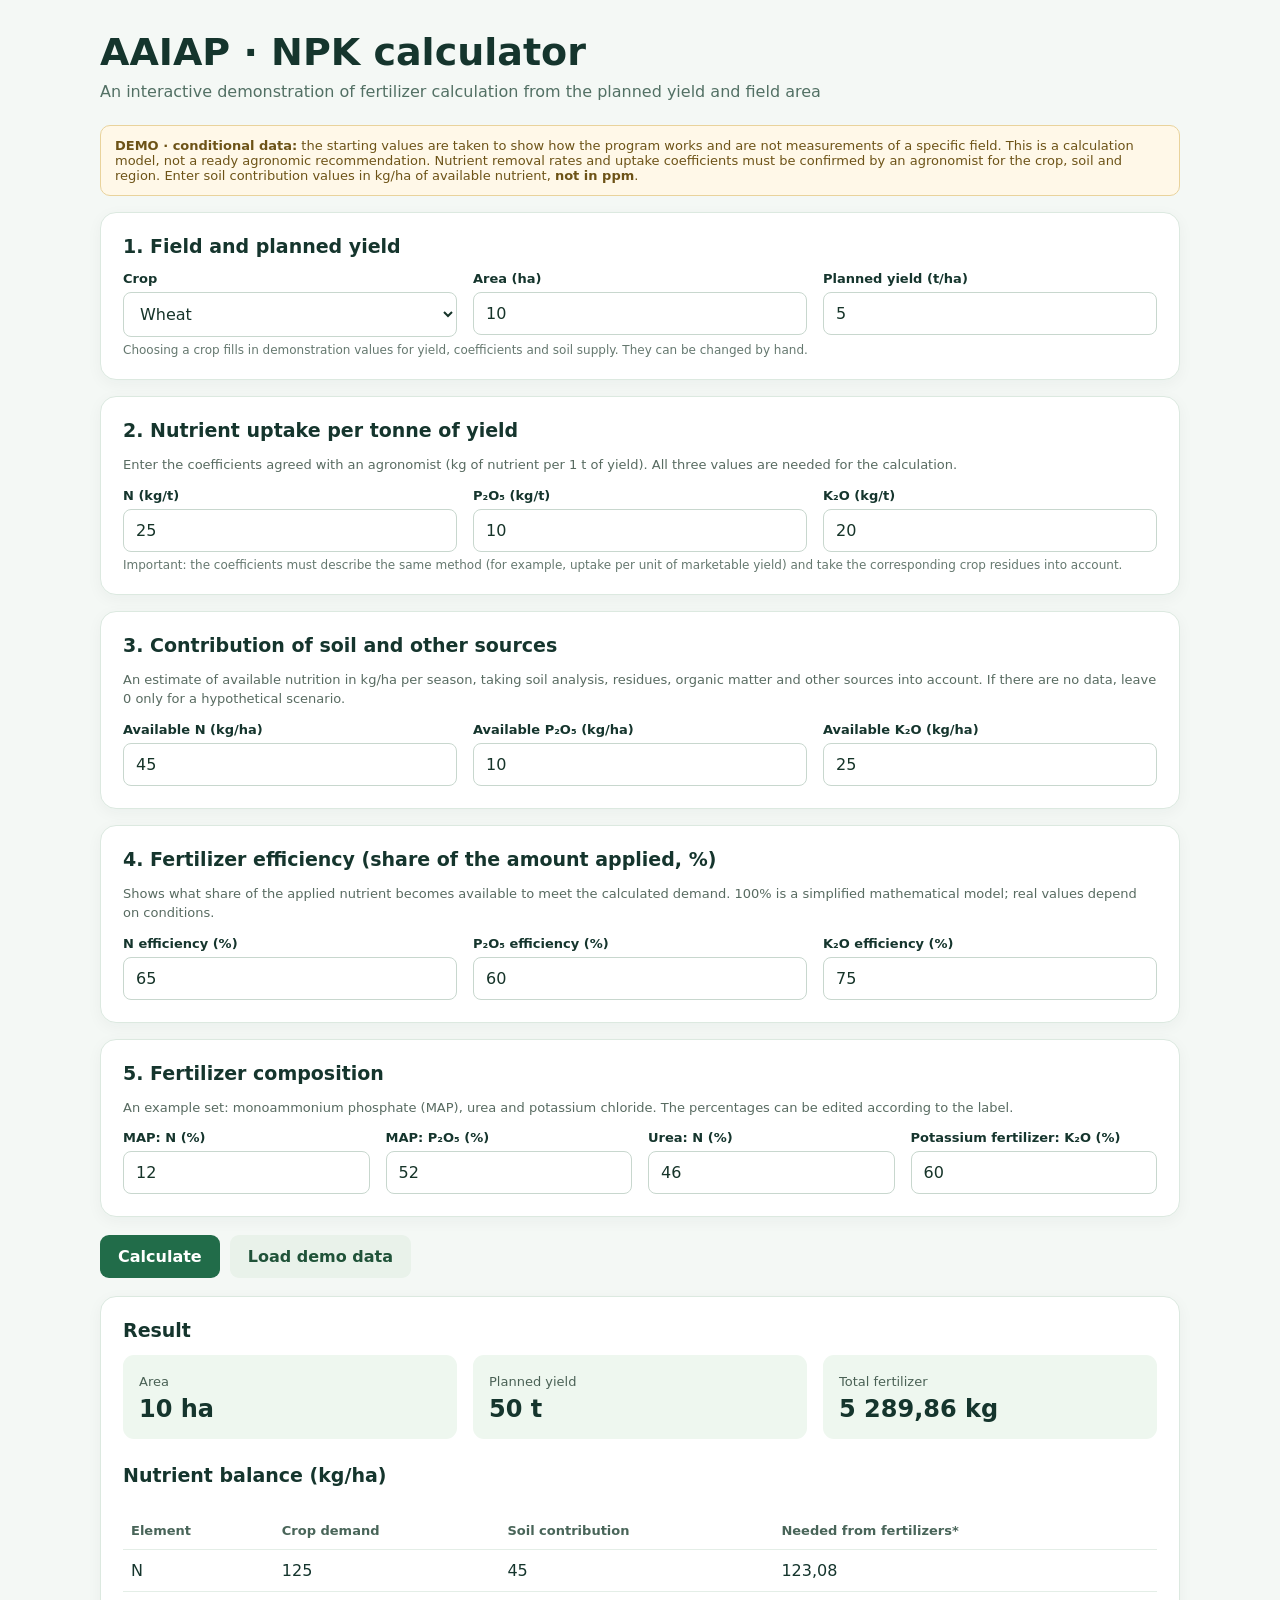
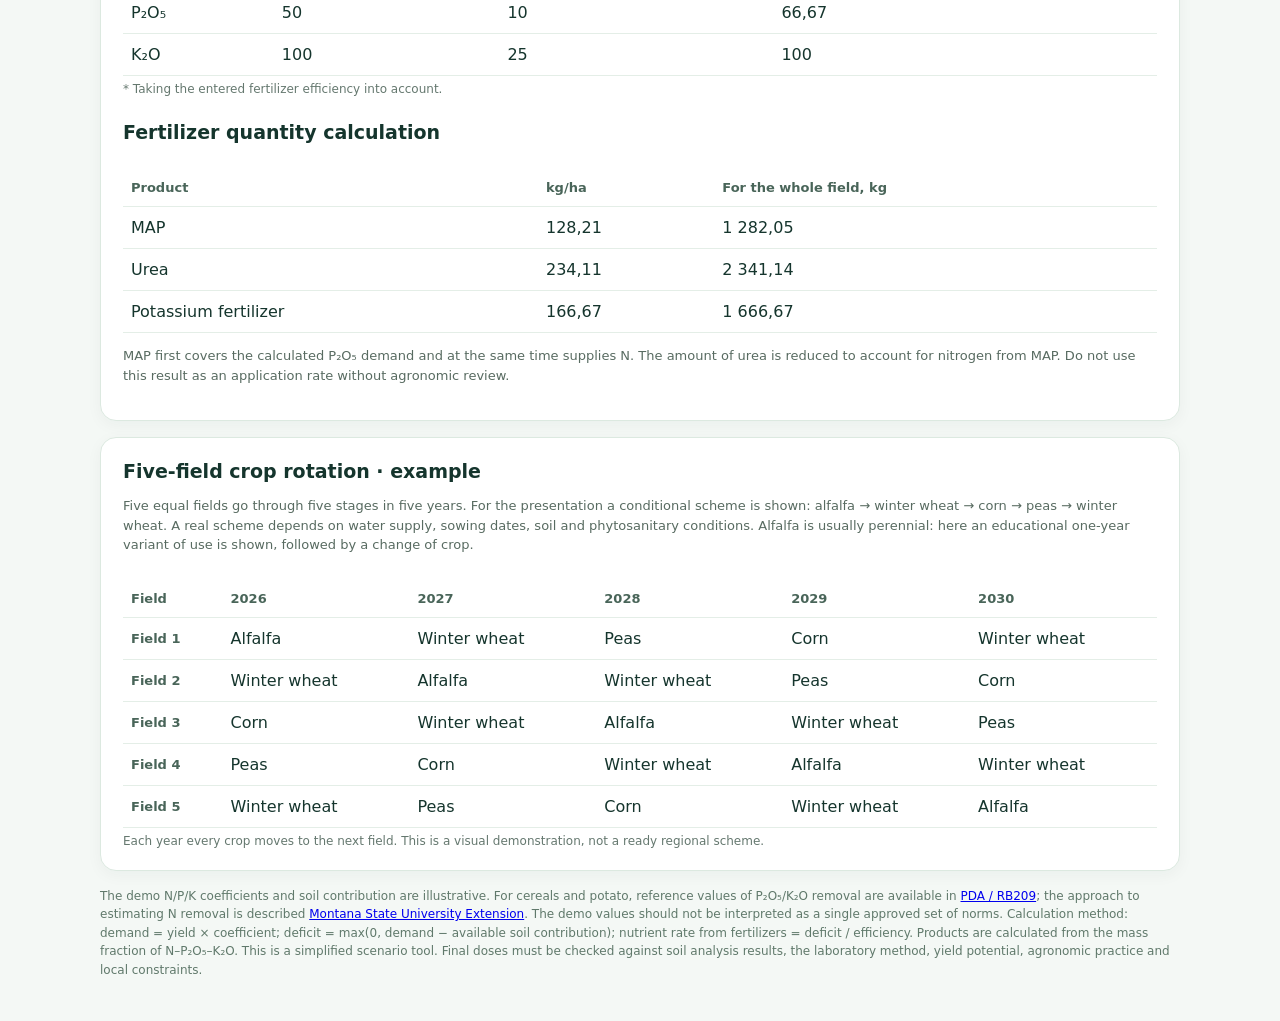
<file: tools/npk-original.html>
<!DOCTYPE html>
<html lang="ru">
<head>
<script src="/tools/tools-i18n.js"></script>
<script>if(/[?&]embed=1/.test(location.search))document.documentElement.classList.add("embedded")</script>
<style>.embedded header,.embedded .top,.embedded footer{display:none!important}.embedded body{margin:0!important;padding:8px!important}</style>
<meta charset="UTF-8" />
<meta name="viewport" content="width=device-width, initial-scale=1" />
<title>AAIAP — демонстрационный калькулятор NPK и севооборот</title>
<style>
:root{font-family:system-ui,-apple-system,Segoe UI,Roboto,sans-serif;color:#15352d;background:#f4f8f5}
*{box-sizing:border-box}body{margin:0;padding:30px 16px}.wrap{max-width:1080px;margin:auto}h1{margin:0 0 8px;font-size:clamp(25px,4vw,38px)}h2{font-size:19px;margin:0 0 14px}.sub{color:#527064;margin:0 0 24px}.card{background:white;border:1px solid #dce9e0;border-radius:16px;padding:22px;margin:16px 0;box-shadow:0 4px 16px #17382a0b}.grid{display:grid;grid-template-columns:repeat(auto-fit,minmax(185px,1fr));gap:16px}label{display:block;font-size:13px;font-weight:650;margin-bottom:6px}input,select{width:100%;padding:11px 12px;border:1px solid #c8d7ce;border-radius:8px;font:inherit;background:white;color:#163429}input:focus,select:focus{outline:2px solid #7dbb96}.hint{color:#65786f;font-size:12px;margin:6px 0 0}.note{font-size:13px;line-height:1.5;color:#586b61}.warning{background:#fff8e8;color:#6d5317;border:1px solid #e9d39c;border-radius:10px;padding:12px 14px;font-size:13px;margin:12px 0}.err{background:#ffecea;color:#8c2424;border:1px solid #e8aaa2;border-radius:9px;padding:11px;margin:12px 0}.metric{padding:16px;background:#eef7ef;border-radius:11px}.metric strong{font-size:24px;display:block;margin-top:5px}.metric span{font-size:13px;color:#4a6155}table{border-collapse:collapse;width:100%;margin-top:12px}th,td{padding:11px 8px;text-align:left;border-bottom:1px solid #e4eee7}th{font-size:13px;color:#496559}td{font-variant-numeric:tabular-nums}.scroll{overflow-x:auto}button{background:#216c49;color:#fff;border:0;border-radius:9px;padding:12px 18px;font:inherit;font-weight:650;cursor:pointer}button:hover{background:#195739}.secondary{background:#e9f2ea;color:#205339}.secondary:hover{background:#d8ebdb}.actions{display:flex;gap:10px;flex-wrap:wrap;margin:18px 0}#results{display:none}.foot{font-size:12px;color:#60796b;line-height:1.55}
</style>
</head>
<body><main class="wrap">
<h1>AAIAP · Калькулятор NPK</h1><p class="sub">Интерактивная демонстрация расчёта удобрений по планируемой урожайности и площади поля</p>
<div class="warning"><b>ДЕМО · данные условные:</b> стартовые значения взяты для показа работы программы и не являются измерениями конкретного поля. Это расчётная модель, а не готовая агрономическая рекомендация. Нормы выноса питательных веществ и коэффициенты усвоения должны быть подтверждены агрономом для культуры, почвы и региона. Значения почвенного вклада вводите в кг/га доступного питания, <b>не в ppm</b>.</div>
<section class="card"><h2>1. Поле и планируемый урожай</h2><div class="grid">
<div><label for="crop">Культура</label><select id="crop"><option>Пшеница</option><option>Кукуруза</option><option>Рис</option><option>Картофель</option><option>Горох</option><option>Другая культура</option></select></div>
<div><label for="area">Площадь (га)</label><input id="area" type="number" min="0.01" step="any" value="10"></div>
<div><label for="yield">Планируемая урожайность (т/га)</label><input id="yield" type="number" min="0.01" step="any" value="5"></div>
</div><p class="hint">Выбор культуры подставляет демонстрационные значения урожайности, коэффициентов и почвенного обеспечения. Их можно менять вручную.</p></section>
<section class="card"><h2>2. Потребление элементов на тонну урожая</h2><p class="note">Укажите согласованные с агрономом коэффициенты (кг питательного вещества на 1 т урожая). Для расчёта нужны все три значения.</p><div class="grid">
<div><label for="nRate">N (кг/т)</label><input id="nRate" type="number" min="0" step="any" value="0"></div>
<div><label for="pRate">P₂O₅ (кг/т)</label><input id="pRate" type="number" min="0" step="any" value="0"></div>
<div><label for="kRate">K₂O (кг/т)</label><input id="kRate" type="number" min="0" step="any" value="0"></div>
</div><p class="hint">Важно: коэффициенты должны описывать одну и ту же методику (например, потребление на единицу товарного урожая) и учитывать соответствующие растительные остатки.</p></section>
<section class="card"><h2>3. Вклад почвы и других источников</h2><p class="note">Оценка доступного питания в кг/га за сезон, с учётом анализа почвы, остатков, органики и прочих источников. Если данных нет, оставьте 0 лишь для условного сценария.</p><div class="grid">
<div><label for="soilN">Доступный N (кг/га)</label><input id="soilN" type="number" min="0" step="any" value="45"></div>
<div><label for="soilP">Доступный P₂O₅ (кг/га)</label><input id="soilP" type="number" min="0" step="any" value="10"></div>
<div><label for="soilK">Доступный K₂O (кг/га)</label><input id="soilK" type="number" min="0" step="any" value="25"></div>
</div></section>
<section class="card"><h2>4. Эффективность удобрений (доля от внесённого, %)</h2><p class="note">Показывает, какая доля внесённого элемента становится доступной для расчётного обеспечения потребности. 100% — упрощённая математическая модель; реальные значения зависят от условий.</p><div class="grid">
<div><label for="effN">Эффективность N (%)</label><input id="effN" type="number" min="1" max="100" step="any" value="65"></div>
<div><label for="effP">Эффективность P₂O₅ (%)</label><input id="effP" type="number" min="1" max="100" step="any" value="60"></div>
<div><label for="effK">Эффективность K₂O (%)</label><input id="effK" type="number" min="1" max="100" step="any" value="75"></div>
</div></section>
<section class="card"><h2>5. Состав удобрений</h2><p class="note">Пример комплекта: моноаммонийфосфат (MAP), карбамид и хлористый калий. Проценты можно отредактировать по этикетке.</p>
<div class="grid"><div><label for="mapN">MAP: N (%)</label><input id="mapN" type="number" min="0" max="100" step="any" value="12"></div><div><label for="mapP">MAP: P₂O₅ (%)</label><input id="mapP" type="number" min="0.01" max="100" step="any" value="52"></div><div><label for="ureaN">Карбамид: N (%)</label><input id="ureaN" type="number" min="0.01" max="100" step="any" value="46"></div><div><label for="potashK">Калийное удобрение: K₂O (%)</label><input id="potashK" type="number" min="0.01" max="100" step="any" value="60"></div></div></section>
<div class="actions"><button id="calculate">Рассчитать</button><button id="reset" type="button" class="secondary">Загрузить демо-данные</button></div>
<div id="error" role="alert"></div>
<section id="results" class="card" aria-live="polite"><h2>Результат</h2><div class="grid" id="highlights"></div><h2 style="margin-top:25px">Баланс питательных элементов (кг/га)</h2><div class="scroll"><table><thead><tr><th>Элемент</th><th>Потребность культуры</th><th>Вклад почвы</th><th>Нужно из удобрений*</th></tr></thead><tbody id="nutrientRows"></tbody></table></div><p class="hint">* С учётом введённой эффективности удобрений.</p><h2 style="margin-top:25px">Расчёт количества удобрений</h2><div class="scroll"><table><thead><tr><th>Продукт</th><th>кг/га</th><th>На всё поле, кг</th></tr></thead><tbody id="productRows"></tbody></table></div><p class="note" id="comment"></p></section>
<section class="card" id="rotation"><h2>Пятипольный севооборот · пример</h2><p class="note">Пять равных полей проходят пять звеньев за пять лет. Для презентации показана условная схема: люцерна → озимая пшеница → кукуруза → горох → озимая пшеница. Реальная схема зависит от водообеспечения, сроков посева, почвы и фитосанитарных условий. Люцерна обычно многолетняя: здесь показан учебный одногодичный вариант использования с последующей сменой культуры.</p><div class="scroll"><table><thead><tr><th>Поле</th><th>2026</th><th>2027</th><th>2028</th><th>2029</th><th>2030</th></tr></thead><tbody id="rotationRows"></tbody></table></div><p class="hint">Ежегодно каждая культура перемещается на следующее поле. Это наглядная демонстрация, а не готовая региональная схема.</p></section>
<p class="foot">Демо-коэффициенты N/P/K и почвенного вклада являются иллюстративными. Для зерновых и картофеля справочные значения выноса P₂O₅/K₂O доступны в <a href="https://www.pda.org.uk/pda_leaflets/nutrients-in-crop-material/nutrient-offtake-and-nutrient-uptake/" target="_blank" rel="noopener">PDA / RB209</a>; подход к оценке выноса N описан <a href="https://landresources.montana.edu/soilfertility/nutuptake.html" target="_blank" rel="noopener">Montana State University Extension</a>. Значения в демо не следует трактовать как единый утверждённый набор нормативов. Методика расчёта: потребность = урожайность × коэффициент; дефицит = max(0, потребность − доступный вклад почвы); норма питательного элемента из удобрений = дефицит / эффективность. Продукты рассчитываются по массовой доле N–P₂O₅–K₂O. Это упрощённый сценарный инструмент. Итоговые дозы требуют проверки с учётом результатов анализа почвы, методики лаборатории, урожайного потенциала, агротехники и местных ограничений.</p>
</main>
<script>
'use strict';
const $=id=>document.getElementById(id);
const fmt=n=>new Intl.NumberFormat('ru-RU',{maximumFractionDigits:2}).format(n);
function read(id,{positive=false,percent=false}={}){
 const el=$(id),raw=el.value.trim();
 if(raw==='')throw Error(`Заполните поле «${el.previousElementSibling.textContent}».`);
 const v=Number(raw);
 if(!Number.isFinite(v)||v<0||(positive&&v<=0)||(percent&&(v<=0||v>100)))throw Error(`Недопустимое значение поля «${el.previousElementSibling.textContent}».`);
 return v;
}
function calc(){
 $('error').innerHTML='';$('results').style.display='none';
 try{
 const area=read('area',{positive:true}),yieldTarget=read('yield',{positive:true});
 const r=[read('nRate'),read('pRate'),read('kRate')];
 const soil=[read('soilN'),read('soilP'),read('soilK')];
 const eff=[read('effN',{percent:true}),read('effP',{percent:true}),read('effK',{percent:true})].map(v=>v/100);
 const mapN=read('mapN')/100,mapP=read('mapP',{percent:true})/100;
 const ureaN=read('ureaN',{percent:true})/100,potashK=read('potashK',{percent:true})/100;
 if(mapN>1||mapN+mapP>1)throw Error('Некорректный состав MAP: сумма процентов N и P₂O₅ превышает 100%.');
 const need=r.map(v=>v*yieldTarget);
 const deficit=need.map((v,i)=>Math.max(0,v-soil[i]));
 const applied=deficit.map((v,i)=>v/eff[i]);
 // First supply P₂O₅ with MAP, then subtract N supplied by MAP before calculating urea.
 const map=applied[1]/mapP;
 const nFromMap=map*mapN;
 const nExtra=Math.max(0,applied[0]-nFromMap);
 const urea=nExtra/ureaN;
 const potash=applied[2]/potashK;
 const surplusN=Math.max(0,nFromMap-applied[0]);
 $('highlights').innerHTML=`<div class="metric"><span>Площадь</span><strong>${fmt(area)} га</strong></div><div class="metric"><span>План урожая</span><strong>${fmt(yieldTarget*area)} т</strong></div><div class="metric"><span>Всего удобрений</span><strong>${fmt((map+urea+potash)*area)} кг</strong></div>`;
 const names=['N','P₂O₅','K₂O'];
 $('nutrientRows').innerHTML=names.map((name,i)=>`<tr><td>${name}</td><td>${fmt(need[i])}</td><td>${fmt(soil[i])}</td><td>${fmt(applied[i])}</td></tr>`).join('');
 const products=[['MAP',map],['Карбамид',urea],['Калийное удобрение',potash]];
 $('productRows').innerHTML=products.map(([name,amount])=>`<tr><td>${name}</td><td>${fmt(amount)}</td><td>${fmt(amount*area)}</td></tr>`).join('');
 let comments='MAP сначала покрывает расчётную потребность в P₂O₅ и одновременно вносит N. Количество карбамида уменьшено с учётом азота из MAP. ';
 if(surplusN>0.001)comments+=`Внимание: выбранный MAP даёт избыток N на ${fmt(surplusN)} кг/га относительно расчётной нормы удобрений; рассмотрите другой фосфорный продукт с агрономом. `;
 if(soil.some(v=>v===0))comments+='Нулевой вклад почвы означает условный сценарий, а не доказанное отсутствие питательных веществ. ';
 comments+='Не используйте этот результат как норму внесения без агрономической проверки.';
 $('comment').textContent=comments;$('results').style.display='block';
 }catch(e){const el=document.createElement('div');el.className='err';el.textContent=e.message;$('error').replaceChildren(el);}
}
$('calculate').addEventListener('click',calc);
// Coefficients are illustrative whole-crop requirements per tonne, not certified local fertilizer recommendations.
const presets={
 'Пшеница':{yield:5,r:[25,10,20],soil:[45,10,25]},
 'Кукуруза':{yield:7,r:[24,10,22],soil:[50,12,35]},
 'Рис':{yield:5,r:[20,9,19],soil:[40,9,30]},
 'Картофель':{yield:25,r:[4,1.5,6],soil:[35,15,60]},
 'Горох':{yield:3,r:[12,10,15],soil:[20,10,30]},
 'Другая культура':{yield:5,r:[20,8,15],soil:[40,10,30]}
};
function loadDemo(){
 const x=presets[$('crop').value];
 $('yield').value=x.yield;
 ['nRate','pRate','kRate'].forEach((id,i)=>$(id).value=x.r[i]);
 ['soilN','soilP','soilK'].forEach((id,i)=>$(id).value=x.soil[i]);
 ['effN','effP','effK'].forEach((id,i)=>$(id).value=[65,60,75][i]);
 $('area').value=10;
 ['mapN','mapP','ureaN','potashK'].forEach((id,i)=>$(id).value=[12,52,46,60][i]);
 calc();
}
$('crop').addEventListener('change',loadDemo);
$('reset').addEventListener('click',loadDemo);
const sequence=['Люцерна','Озимая пшеница','Кукуруза','Горох','Озимая пшеница'];
$('rotationRows').innerHTML=Array.from({length:5},(_,field)=>'<tr><th>Поле '+(field+1)+'</th>'+Array.from({length:5},(_,year)=>'<td>'+sequence[(field-year+5)%5]+'</td>').join('')+'</tr>').join('');
loadDemo();
</script>
</body></html>
</file>
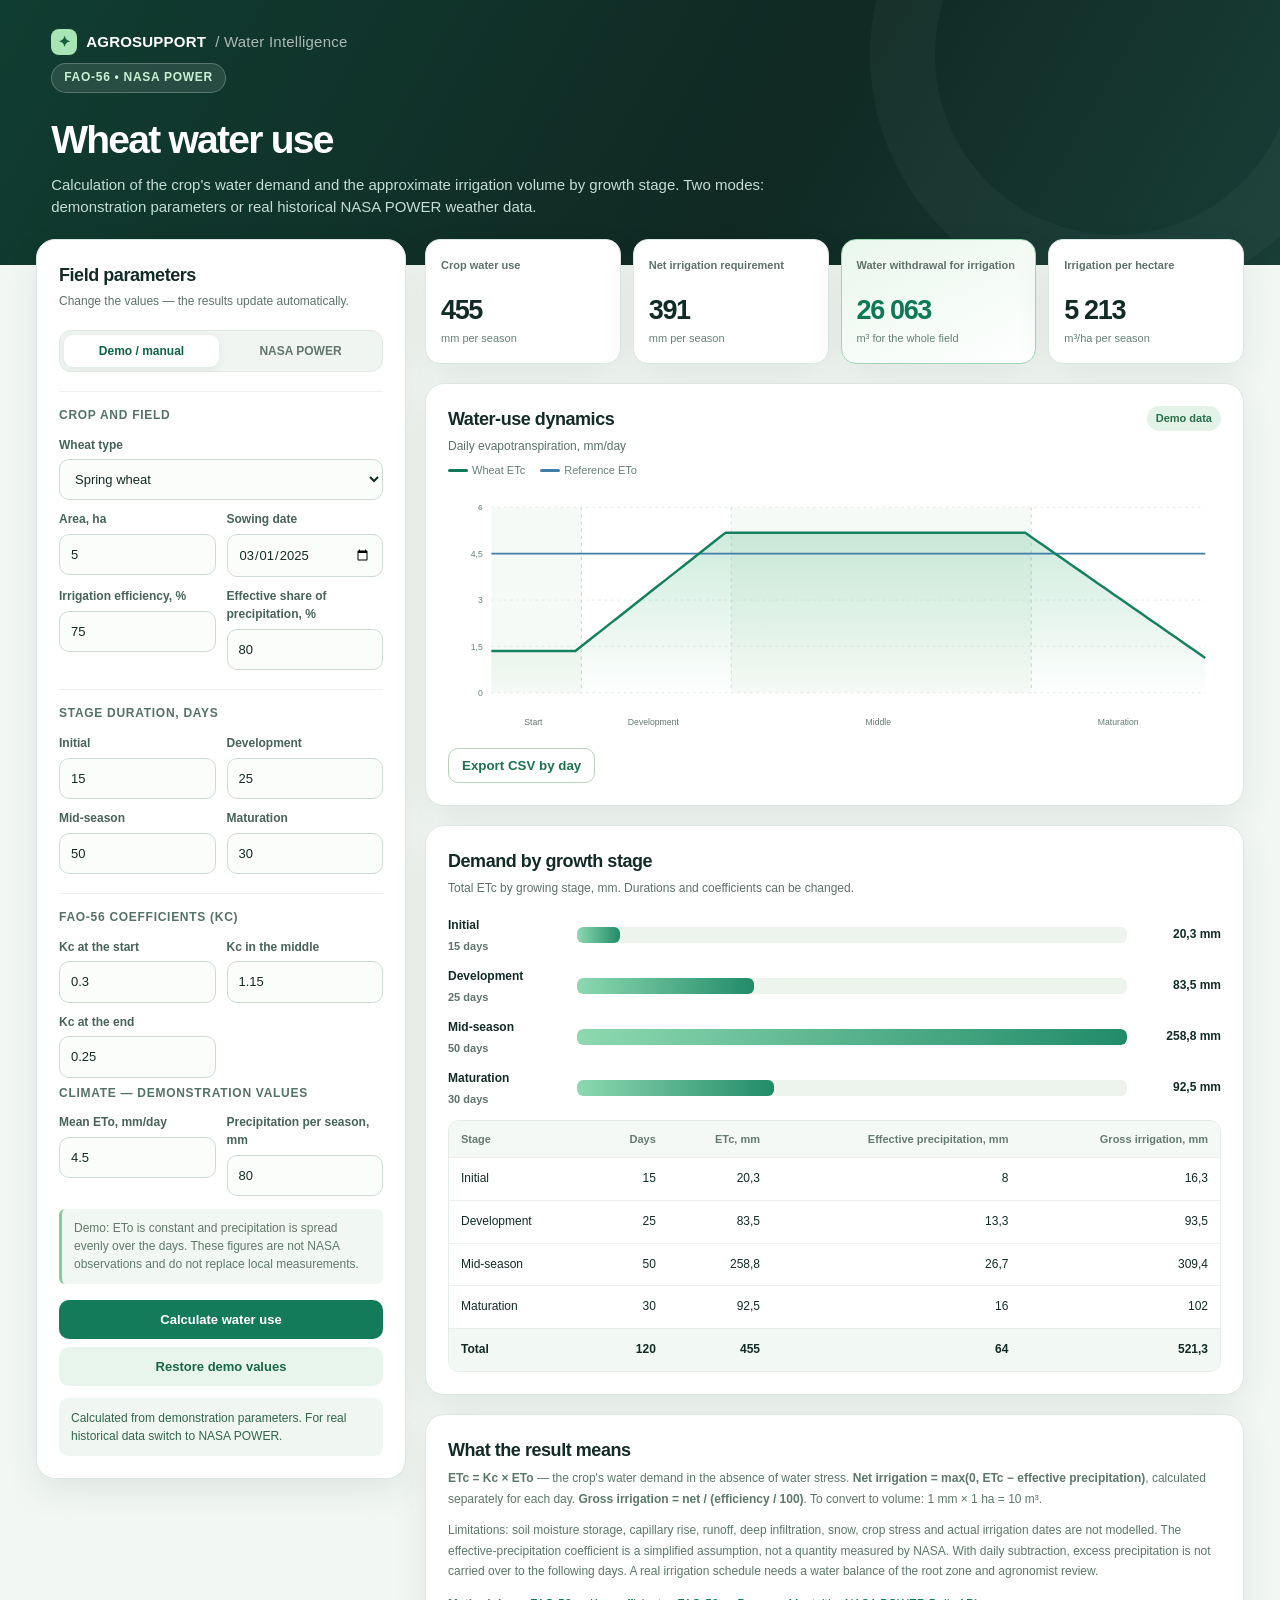
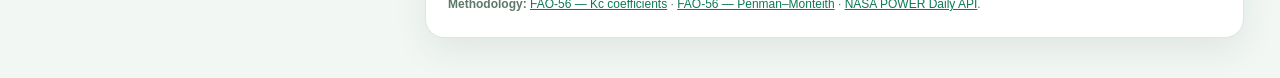
<file: tools/wheat-water.html>
<!DOCTYPE html>
<html lang="ru">
<head>
<script src="/tools/tools-i18n.js"></script>
<script>if(/[?&]embed=1/.test(location.search))document.documentElement.classList.add("embedded")</script>
<style>.embedded header,.embedded .top,.embedded footer{display:none!important}.embedded body{margin:0!important;padding:8px!important}</style>
  <meta charset="UTF-8">
  <meta name="viewport" content="width=device-width,initial-scale=1">
  <meta name="theme-color" content="#0d2521">
  <title>AgroSupport — калькулятор водопотребления пшеницы</title>
  <style>
    :root { color-scheme: light; --ink:#132b27; --muted:#5e716b; --green:#11785c; --green2:#45b68e; --border:#dce7e1; --surface:#fff; --canvas:#f2f7f3; --pale:#e7f5ec; --blue:#417eaa; --amber:#a66a10; --shadow:0 12px 35px rgba(13,49,34,.08) }
    * { box-sizing: border-box }
    body { margin:0; font-family:Inter,-apple-system,BlinkMacSystemFont,"Segoe UI",Arial,sans-serif; color:var(--ink); background:var(--canvas); line-height:1.48 }
    header { color:white; background:linear-gradient(120deg,#103d31 0%,#102923 60%,#183e36 100%); padding:29px clamp(18px,4vw,60px) 46px; position:relative; overflow:hidden }
    header::after { content:""; position:absolute; width:360px;height:360px;border-radius:50%; border:65px solid #ffffff08; right:-80px;top:-190px }
    .brand { font-size:15px;font-weight:800;letter-spacing:.015em;display:flex;align-items:center;gap:9px }
    .brandicon { width:26px;height:26px;display:inline-grid;place-items:center;background:#a7e5b4;color:#175c40;border-radius:8px;font-size:15px }
    header h1{font-size:clamp(25px,3.2vw,39px);line-height:1.14;margin:25px 0 12px;letter-spacing:-.045em;max-width:800px}
    header p{margin:0; max-width:760px;color:#c5ddd4;font-size:15px}
    .eyebrow{display:inline-block;background:#ffffff1a;border:1px solid #ffffff3a;color:#c6f1d5;border-radius:24px;padding:5px 12px;font-size:12px;font-weight:750;letter-spacing:.06em;text-transform:uppercase;margin-top:8px}
    main {max-width:1360px;margin:-26px auto 40px;padding:0 clamp(15px,3.1vw,36px);position:relative}
    .layout {display:grid;grid-template-columns:minmax(320px,370px) minmax(0,1fr);gap:19px;align-items:start}
    .panel {background:var(--surface);border:1px solid var(--border);border-radius:19px;box-shadow:var(--shadow);padding:22px;min-width:0}
    .panel h2{margin:0 0 5px;font-size:18px;letter-spacing:-.025em}
    .panel .desc{color:var(--muted);font-size:12px;margin:0 0 19px}
    .sectionhead{display:flex;align-items:center;justify-content:space-between;gap:8px;margin:19px 0 12px;padding-top:15px;border-top:1px solid #edf1ee;font-size:12px;font-weight:800;color:#557268;text-transform:uppercase;letter-spacing:.06em}
    .sectionhead:first-of-type{margin-top:7px;padding-top:0;border-top:none}
    .fields{display:grid;grid-template-columns:1fr 1fr;gap:11px}
    .field{display:flex;flex-direction:column;gap:5px;min-width:0}
    .field.wide{grid-column:1 / -1}
    label{font-size:12px;font-weight:680;color:#47635a}
    input,select {width:100%;border:1px solid #ccdcd3;background:#fbfdfa;padding:10px 11px;border-radius:10px;outline:none;font:inherit;font-size:13px;color:var(--ink);min-height:41px;transition:border-color .15s,box-shadow .15s}
    input:focus,select:focus{border-color:#39a878;box-shadow:0 0 0 3px #28a87120}
    input:disabled{background:#eef3f0;color:#82978c;cursor:not-allowed}
    .seg {display:grid;grid-template-columns:1fr 1fr;background:#f0f5f1;border:1px solid #e0eae3;padding:4px;gap:4px;border-radius:12px;margin-bottom:13px}
    .seg button{border:0;background:transparent;color:#62776d;font-weight:700;font-size:12px;border-radius:9px;padding:9px 3px;cursor:pointer}
    .seg button[aria-pressed="true"]{background:white;color:#106247;box-shadow:0 2px 8px #0c3e2a13}
    .micro{font-size:11px;color:#789084;margin:6px 0 0}
    .note{font-size:12px;color:#60796d;padding:11px 12px;background:#f1f7f2;border-left:3px solid #85c99d;border-radius:6px;margin:13px 0}
    .buttons{display:grid;gap:8px;margin-top:16px}
    button.primary,button.secondary{border:0;padding:12px 14px;border-radius:10px;font-size:13px;font-weight:800;cursor:pointer;transition:filter .15s}
    button.primary{background:#137a5a;color:white}
    button.primary:hover{filter:brightness(1.08)}
    button.secondary{background:#e8f5ed;color:#176747}
    button:disabled{cursor:wait;opacity:.55}
    .status {font-size:12px;line-height:1.5;margin-top:12px;border-radius:9px;padding:11px 12px;background:#f0f7f3;color:#32654b}
    .status.error{background:#fff1eb;color:#a24522}
    .status.info{background:#eef4fa;color:#315e85}
    .resultCol{display:grid;gap:19px}
    .kpis{display:grid;grid-template-columns:repeat(4,minmax(0,1fr));gap:12px}
    .kpi{background:#fff;border:1px solid var(--border);border-radius:15px;padding:17px 15px;box-shadow:var(--shadow);min-width:0}
    .kpi .key{font-size:11px;font-weight:700;color:var(--muted);min-height:31px}
    .kpi .value{font-size:clamp(19px,2.25vw,27px);font-weight:850;letter-spacing:-.05em;line-height:1.2;margin:6px 0 4px;overflow-wrap:anywhere}
    .kpi .unit{font-size:11px;color:#658175}
    .kpi.focus{border-color:#9bd8b2;background:linear-gradient(155deg,#e9f7ed,#fff)}
    .kpi.focus .value{color:#0d7956}
    .charttop{display:flex;justify-content:space-between;align-items:flex-start;gap:12px;flex-wrap:wrap}
    .legend{display:flex;gap:15px;align-items:center;font-size:11px;color:#668075;flex-wrap:wrap;margin-top:6px}
    .linekey{display:inline-block;width:20px;height:3px;border-radius:5px;vertical-align:middle;margin-right:4px;background:var(--green)}
    .linekey.blue{background:var(--blue)}
    #graph{width:100%;height:auto;display:block;margin-top:12px;aspect-ratio:980/310}
    .phaseRow{display:flex;align-items:center;gap:14px;min-width:0;margin-top:14px}
    .phaseName{width:115px;flex:none;font-size:12px;font-weight:700}
    .phaseTrack{background:#edf4ee;position:relative;height:16px;flex:1;min-width:0;border-radius:6px;overflow:hidden}
    .phaseFill{height:100%;border-radius:6px;background:linear-gradient(90deg,#8dd9b0,#218b69)}
    .phaseValue{width:80px;flex:none;text-align:right;font-weight:750;font-size:12px}
    .phaseCaption{font-size:11px;color:var(--muted);margin-top:3px}
    .tableWrap{overflow:auto;border:1px solid #e5ede8;border-radius:11px;margin-top:13px}
    table{width:100%;border-collapse:collapse;font-size:12px;min-width:560px}
    th{color:#637b70;background:#f5f9f6;font-size:11px;text-align:left;font-weight:800;padding:10px 12px;white-space:nowrap}
    td{padding:12px;border-top:1px solid #ebf0ec;white-space:nowrap}
    td:not(:first-child),th:not(:first-child){text-align:right}
    tr:last-child{background:#f2f8f3;font-weight:800}
    .footerinfo{font-size:12px;line-height:1.7;color:#5c786a;margin:0}
    .pill{font-size:11px;background:#e3f3e8;color:#267049;border-radius:20px;padding:4px 9px;font-weight:750;display:inline-block}
    .actions{display:flex;gap:10px;flex-wrap:wrap;margin-top:14px}
    .actions button{background:white;border:1px solid #bad3c1;color:#21714f;padding:9px 13px;border-radius:10px;font-weight:750;cursor:pointer}
    a{color:#0d7956}
    .mobileOnly{display:none}
    @media(max-width:980px){.layout{grid-template-columns:1fr}.kpis{grid-template-columns:repeat(2,minmax(0,1fr))}}
    @media(max-width:600px){header{padding-bottom:48px} main{padding:0 10px}.panel{padding:16px;border-radius:14px}.kpi{padding:13px}.kpis{gap:9px}.fields{gap:9px}.phaseName{width:94px}.phaseValue{width:65px}.seg button{font-size:11px}}
  </style>
</head>
<body>
<header>
  <div class="brand"><span class="brandicon">✦</span> AGROSUPPORT <span style="font-weight:450;opacity:.65">/ Water Intelligence</span></div>
  <div class="eyebrow">FAO-56 • NASA POWER</div>
  <h1>Водопотребление пшеницы</h1>
  <p>Расчёт потребности культуры в воде и ориентировочного объёма полива по фазам роста. Два режима: демонстрационные параметры или реальные исторические метеоданные NASA POWER.</p>
</header>
<main>
  <div class="layout">
    <aside class="panel" aria-label="Параметры калькулятора">
      <h2>Параметры поля</h2>
      <p class="desc">Измените значения — результаты обновятся автоматически.</p>
      <div class="seg" role="group" aria-label="Источник климатических данных">
        <button id="demoMode" type="button" aria-pressed="true">Демо / вручную</button>
        <button id="nasaMode" type="button" aria-pressed="false">NASA POWER</button>
      </div>
      <div class="sectionhead">Культура и поле</div>
      <div class="fields">
        <div class="field wide"><label for="crop">Тип пшеницы</label><select id="crop"><option value="spring" selected>Яровая пшеница</option><option value="winter">Озимая пшеница</option></select></div>
        <div class="field"><label for="area">Площадь, га</label><input id="area" type="number" min="0.01" max="100000" step="0.1" value="5"></div>
        <div class="field"><label for="start">Дата посева</label><input id="start" type="date" value="2025-03-01"></div>
        <div class="field"><label for="efficiency">КПД орошения, %</label><input id="efficiency" type="number" min="1" max="100" step="1" value="75"></div>
        <div class="field"><label for="rainPct">Полезная доля осадков, %</label><input id="rainPct" type="number" min="0" max="100" step="1" value="80"></div>
      </div>
      <div class="sectionhead">Продолжительность фаз, дни</div>
      <div class="fields">
        <div class="field"><label for="d1">Начальная</label><input id="d1" type="number" min="1" max="365" step="1" value="15"></div>
        <div class="field"><label for="d2">Развитие</label><input id="d2" type="number" min="1" max="365" step="1" value="25"></div>
        <div class="field"><label for="d3">Середина сезона</label><input id="d3" type="number" min="1" max="365" step="1" value="50"></div>
        <div class="field"><label for="d4">Созревание</label><input id="d4" type="number" min="1" max="365" step="1" value="30"></div>
      </div>
      <div class="sectionhead">Коэффициенты FAO-56 (Kc)</div>
      <div class="fields">
        <div class="field"><label for="kcIni">Kc в начале</label><input id="kcIni" type="number" min="0" max="2.5" step="0.05" value="0.3"></div>
        <div class="field"><label for="kcMid">Kc в середине</label><input id="kcMid" type="number" min="0" max="2.5" step="0.05" value="1.15"></div>
        <div class="field"><label for="kcEnd">Kc в конце</label><input id="kcEnd" type="number" min="0" max="2.5" step="0.05" value="0.25"></div>
      </div>
      <div id="manualFields">
        <div class="sectionhead">Климат — демонстрационные значения</div>
        <div class="fields">
          <div class="field"><label for="etoManual">Средняя ETo, мм/сутки</label><input id="etoManual" type="number" min="0" max="20" step="0.1" value="4.5"></div>
          <div class="field"><label for="rainManual">Осадки за сезон, мм</label><input id="rainManual" type="number" min="0" max="10000" step="1" value="80"></div>
        </div>
        <div class="note">Демо: ETo постоянна, осадки равномерно распределены по дням. Эти цифры не являются наблюдениями NASA и не заменяют местные измерения.</div>
      </div>
      <div id="nasaFields" hidden>
        <div class="sectionhead">NASA POWER — координаты</div>
        <div class="fields">
          <div class="field"><label for="latitude">Широта, °</label><input id="latitude" type="number" min="-90" max="90" step="0.0001" value="38.56"></div>
          <div class="field"><label for="longitude">Долгота, °</label><input id="longitude" type="number" min="-180" max="180" step="0.0001" value="68.79"></div>
          <div class="field wide"><label for="altitude">Высота поля над уровнем моря, м</label><input id="altitude" type="number" min="-400" max="5000" step="10" value="800"></div>
        </div>
        <p class="micro">По умолчанию — примерные координаты Душанбе. Укажите координаты своего поля. NASA предоставляет исторические данные, а не прогноз будущей погоды.</p>
        <div class="buttons"><button id="loadNasa" class="primary" type="button">Загрузить данные NASA POWER</button></div>
      </div>
      <div class="buttons">
        <button id="calculate" class="primary" type="button">Рассчитать водопотребление</button>
        <button id="reset" class="secondary" type="button">Вернуть демо-значения</button>
      </div>
      <div id="status" class="status" role="status" aria-live="polite">Демо: используются вводимые значения, а не спутниковые измерения.</div>
    </aside>
    <div class="resultCol">
      <div class="kpis" id="kpis">
        <article class="kpi"><div class="key">Водопотребление культуры</div><div class="value" id="totalEt">—</div><div class="unit">мм за сезон</div></article>
        <article class="kpi"><div class="key">Нетто-потребность в поливе</div><div class="value" id="netMm">—</div><div class="unit">мм за сезон</div></article>
        <article class="kpi focus"><div class="key">Забор воды на полив</div><div class="value" id="grossM3">—</div><div class="unit">м³ на всё поле</div></article>
        <article class="kpi"><div class="key">Полив на гектар</div><div class="value" id="perHa">—</div><div class="unit">м³/га за сезон</div></article>
      </div>
      <section class="panel">
        <div class="charttop"><div><h2>Динамика водопотребления</h2><p class="desc" style="margin-bottom:0">Ежедневная эвапотранспирация, мм/сутки</p></div><span class="pill" id="sourcePill">Демо-данные</span></div>
        <div class="legend"><span><span class="linekey"></span>Пшеница ETc</span><span><span class="linekey blue"></span>Эталонная ETo</span></div>
        <svg id="graph" viewBox="0 0 980 310" role="img" aria-label="График ETc и ETo по дням вегетации"></svg>
        <div class="actions"><button id="exportCsv" type="button">Экспорт CSV по дням</button></div>
      </section>
      <section class="panel">
        <h2>Потребность по фазам роста</h2>
        <p class="desc">Суммарная ETc по этапам вегетации, мм. Длительности и коэффициенты можно менять.</p>
        <div id="phaseBars"></div>
        <div class="tableWrap"><table><thead><tr><th>Фаза</th><th>Дней</th><th>ETc, мм</th><th>Полезные осадки, мм</th><th>Полив брутто, мм</th></tr></thead><tbody id="phaseTable"></tbody></table></div>
      </section>
      <section class="panel">
        <h2>Что означает результат</h2>
        <p class="footerinfo"><strong>ETc = Kc × ETo</strong> — потребность культуры в воде при отсутствии водного стресса. <strong>Нетто-полив = max(0, ETc − полезные осадки)</strong>, рассчитывается отдельно за каждый день. <strong>Брутто-полив = нетто / (КПД / 100)</strong>. Для перевода в объём: 1 мм × 1 га = 10 м³.</p>
        <p class="footerinfo" style="margin-top:11px">Ограничения: не моделируются запас влаги в почве, капиллярный подъём, сток, глубокая инфильтрация, снег, стресс культуры и фактические сроки поливов. Коэффициент полезных осадков — упрощённое допущение, а не измеряемая NASA величина. При суточном вычитании избыточные осадки не переносятся на следующие дни. Для реального поливного графика нужен водный баланс корнеобитаемого слоя и проверка агрономом.</p>
        <p class="footerinfo" style="margin-top:13px"><strong>Методология:</strong> <a href="https://www.fao.org/4/X0490E/x0490e0b.htm" target="_blank" rel="noopener noreferrer">FAO-56 — коэффициенты Kc</a> · <a href="https://www.fao.org/4/X0490E/x0490e06.htm" target="_blank" rel="noopener noreferrer">FAO-56 — Пенман—Монтейт</a> · <a href="https://power.larc.nasa.gov/docs/services/api/temporal/daily/" target="_blank" rel="noopener noreferrer">NASA POWER Daily API</a>.</p>
      </section>
    </div>
  </div>
</main>
<script>
(() => {
  'use strict';
  const $ = id => document.getElementById(id);
  const ids = ['area','start','efficiency','rainPct','d1','d2','d3','d4','kcIni','kcMid','kcEnd','etoManual','rainManual','latitude','longitude','altitude'];
  const fmt = (n,d=1) => new Intl.NumberFormat('ru-RU',{maximumFractionDigits:d,minimumFractionDigits:0}).format(n);
  const read = id => Number($(id).value);
  const names = ['Начальная','Развитие','Середина сезона','Созревание'];
  let mode='demo', nasaWeather=null, nasaSourceKey=null, latest=null;
  function message(s,type='ok'){ $('status').textContent=s; $('status').className='status'+(type==='ok'?'':' '+type); }
  function setVisible(id,visible){ $(id).hidden=!visible; $(id).style.display=visible?'':'none'; }
  function utcDate(str){ const m=/^(\d{4})-(\d{2})-(\d{2})$/.exec(str); if(!m)throw new Error('Выберите корректную дату посева.');const d=new Date(Date.UTC(+m[1],+m[2]-1,+m[3]));if(d.toISOString().slice(0,10)!==str)throw new Error('Некорректная дата посева.');return d; }
  const dateISO = d => d.toISOString().slice(0,10);
  function plusDays(d,n){const a=new Date(d.getTime());a.setUTCDate(a.getUTCDate()+n);return a;}
  const nasaKey=()=>[$('start').value,read('latitude'),read('longitude'),read('altitude'),read('d1'),read('d2'),read('d3'),read('d4')].join('|');
  function config(){
    const area=read('area'),eff=read('efficiency'),rainPct=read('rainPct');
    const ds=['d1','d2','d3','d4'].map(read),ks=['kcIni','kcMid','kcEnd'].map(read);
    if(!Number.isFinite(area)||area<=0||area>100000)throw Error('Площадь должна быть больше 0 и не превышать 100 000 га.');
    if(!(eff>0&&eff<=100))throw Error('КПД орошения должен быть больше 0 и не превышать 100%.');
    if(!(rainPct>=0&&rainPct<=100))throw Error('Полезная доля осадков должна быть в пределах 0–100%.');
    if(ds.some(x=>!Number.isInteger(x)||x<1||x>365))throw Error('Каждая фаза должна длиться от 1 до 365 полных дней.');
    const days=ds.reduce((a,b)=>a+b,0);
    if(days>730)throw Error('Суммарная длительность не должна превышать 730 дней.');
    if(ks.some(x=>!Number.isFinite(x)||x<0||x>2.5))throw Error('Коэффициенты Kc должны быть в диапазоне 0–2,5.');
    const start=utcDate($('start').value);
    if(mode==='demo'&&(!(read('etoManual')>=0&&read('etoManual')<=20)||!(read('rainManual')>=0&&read('rainManual')<=10000)))throw Error('Проверьте ETo (0–20) и осадки (0–10 000 мм).');
    if(mode==='nasa'&&(!(read('latitude')>=-90&&read('latitude')<=90)||!(read('longitude')>=-180&&read('longitude')<=180)||!(read('altitude')>=-400&&read('altitude')<=5000)))throw Error('Проверьте широту, долготу и высоту поля.');
    return {area,eff,rainPct,ds,ks,days,start};
  }
  function kcForDay(i,c){
    const [a,b,m,l]=c.ds, [ki,km,ke]=c.ks;
    if(i<a)return ki;
    if(i<a+b)return ki+(km-ki)*(i-a+1)/b;
    if(i<a+b+m)return km;
    return km+(ke-km)*(i-a-b-m+1)/l;
  }
  function stageAt(i,ds){let s=i;for(let j=0;j<ds.length;j++){if(s<ds[j])return j;s-=ds[j];}return 3;}
  function clearResults(){
    for(const id of ['totalEt','netMm','grossM3','perHa'])$(id).textContent='—';
    $('graph').innerHTML='';$('phaseBars').innerHTML='';$('phaseTable').innerHTML='';
    $('sourcePill').textContent='Нет актуального расчёта';
  }
  function calculate(){
    try{
      const c=config();
      if(mode==='nasa'&&(!nasaWeather||nasaSourceKey!==nasaKey())){
        latest=null;clearResults();message('Нажмите «Загрузить данные NASA POWER» для выбранных координат, даты и фаз.', 'info');return;
      }
      const weather=mode==='nasa'?nasaWeather:Array.from({length:c.days},(_,i)=>({date:dateISO(plusDays(c.start,i)),eto:read('etoManual'),rain:read('rainManual')/c.days}));
      if(weather.length!==c.days)throw Error('Число дней NASA не соответствует параметрам сезона. Загрузите данные заново.');
      const phases=c.ds.map((d,i)=>({name:names[i],days:d,etc:0,net:0,gross:0,rainEffective:0,rain:0}));
      const daily=weather.map((w,i)=>{
        const phase=stageAt(i,c.ds),kc=kcForDay(i,c),etc=kc*w.eto;
        // Simplified daily effective rainfall: no soil-water carryover.
        const rainfall=Math.max(0,w.rain),effective=Math.min(etc,rainfall*c.rainPct/100);
        const net=Math.max(0,etc-effective),gross=net/(c.eff/100);
        const p=phases[phase];p.etc+=etc;p.net+=net;p.gross+=gross;p.rainEffective+=effective;p.rain+=rainfall;
        return {date:w.date,phase:names[phase],eto:w.eto,kc,etc,rain:rainfall,effective,net,gross,volume:gross*c.area*10};
      });
      const sum=k=>daily.reduce((a,x)=>a+x[k],0);
      latest={c,phases,daily,etc:sum('etc'),net:sum('net'),gross:sum('gross'),rain:sum('rain'),effective:sum('effective')};
      render(latest);
      if(mode==='demo')message('Рассчитано по демонстрационным параметрам. Для реальных исторических данных переключитесь на NASA POWER.');
      else message('Источник: NASA POWER Daily API (AG); ETo рассчитана по FAO-56 из метеопараметров. Исторический период: '+daily[0].date+' — '+daily[daily.length-1].date+'.');
    }catch(e){latest=null;clearResults();message(e.message||'Ошибка расчёта.','error');}
  }
  function render(x){
    $('totalEt').textContent=fmt(x.etc);
    $('netMm').textContent=fmt(x.net);
    $('grossM3').textContent=fmt(x.gross*x.c.area*10,0);
    $('perHa').textContent=fmt(x.gross*10,0);
    $('sourcePill').textContent=mode==='nasa'?'NASA POWER / Исторические':'Демо-данные';
    drawGraph(x);
    const max=Math.max(1,...x.phases.map(p=>p.etc));
    $('phaseBars').innerHTML=x.phases.map(p=>`<div class="phaseRow"><div class="phaseName">${p.name}<div class="phaseCaption">${p.days} дней</div></div><div class="phaseTrack"><div class="phaseFill" style="width:${(p.etc/max*100).toFixed(3)}%"></div></div><div class="phaseValue">${fmt(p.etc)} мм</div></div>`).join('');
    const row=p=>`<tr><td>${p.name}</td><td>${fmt(p.days,0)}</td><td>${fmt(p.etc)}</td><td>${fmt(p.rainEffective)}</td><td>${fmt(p.gross)}</td></tr>`;
    $('phaseTable').innerHTML=x.phases.map(row).join('')+row({name:'Всего',days:x.c.days,etc:x.etc,rainEffective:x.effective,gross:x.gross});
  }
  function drawGraph(x){
    const data=x.daily, svg=$('graph');
    const W=980,H=310,L=55,R=20,T=22,B=53;
    const w=W-L-R,h=H-T-B;
    const vmax=Math.max(1,...data.map(d=>Math.max(d.eto,d.etc)));
    const ymax=Math.ceil(vmax/2)*2;
    const X=i=>L+w*(i/Math.max(1,data.length-1));
    const Y=v=>T+h-h*v/ymax;
    const path=key=>data.map((d,i)=>(i?'L':'M')+X(i).toFixed(2)+' '+Y(d[key]).toFixed(2)).join(' ');
    const area=path('etc')+` L${X(data.length-1).toFixed(2)} ${Y(0).toFixed(2)} L${X(0).toFixed(2)} ${Y(0).toFixed(2)} Z`;
    let s=`<defs><linearGradient id="etcFill" x1="0" y1="0" x2="0" y2="1"><stop offset="0%" stop-color="#56bc8a" stop-opacity=".29"/><stop offset="100%" stop-color="#56bc8a" stop-opacity=".01"/></linearGradient></defs>`;
    const boundaries=[];let b=0;for(const d of x.c.ds){b+=d;boundaries.push(b);}
    let prev=0;for(let j=0;j<4;j++){
      const end=boundaries[j],x0=X(prev),x1=X(Math.min(data.length-1,end));
      if(j%2===0)s+=`<rect x="${x0}" y="${T}" width="${Math.max(0,x1-x0)}" height="${h}" fill="#eff6ee" opacity=".55"/>`;
      const mid=X((prev+end-1)/2);
      s+=`<text x="${mid}" y="${H-12}" text-anchor="middle" font-size="11" fill="#62776d">${['Начало','Развитие','Середина','Созревание'][j]}</text>`;
      if(j<3)s+=`<line x1="${x1}" x2="${x1}" y1="${T}" y2="${T+h}" stroke="#b4cec0" stroke-dasharray="4 5"/>`;
      prev=end;
    }
    for(let j=0;j<=4;j++){
      const val=ymax*j/4,y=Y(val);
      s+=`<line x1="${L}" x2="${W-R}" y1="${y}" y2="${y}" stroke="#d6e7db" stroke-dasharray="3 5"/><text x="${L-11}" y="${y+4}" text-anchor="end" font-size="11" fill="#688277">${fmt(val)}</text>`;
    }
    s+=`<path d="${area}" fill="url(#etcFill)"/>`;
    s+=`<path d="${path('eto')}" fill="none" stroke="#417eaa" stroke-width="2.3" stroke-linejoin="round"/>`;
    s+=`<path d="${path('etc')}" fill="none" stroke="#14805f" stroke-width="3.1" stroke-linejoin="round"/>`;
    svg.innerHTML=s;
  }
  function satVP(t){return 0.6108*Math.exp((17.27*t)/(t+237.3));}
  function dayOfYear(d){const jan1=Date.UTC(d.getUTCFullYear(),0,1);return Math.floor((d.getTime()-jan1)/86400000)+1;}
  function penmanMonteith(values,d,lat,z){
    const {t,tmax,tmin,tdew,u2,ps,rs}=values;
    const es=(satVP(tmax)+satVP(tmin))/2;
    const ea=satVP(tdew);
    const delta=4098*satVP(t)/((t+237.3)*(t+237.3));
    const gamma=0.000665*ps;
    const phi=lat*Math.PI/180,J=dayOfYear(d);
    const dr=1+0.033*Math.cos(2*Math.PI*J/365);
    const dec=0.409*Math.sin(2*Math.PI*J/365-1.39);
    const xx=Math.max(-1,Math.min(1,-Math.tan(phi)*Math.tan(dec)));
    const ws=Math.acos(xx);
    const Ra=(24*60/Math.PI)*0.0820*dr*(ws*Math.sin(phi)*Math.sin(dec)+Math.cos(phi)*Math.cos(dec)*Math.sin(ws));
    const Rso=(0.75+2e-5*z)*Math.max(0,Ra);
    const ratio=Rso>0?Math.max(0,Math.min(1,rs/Rso)):0;
    const sigma=4.903e-9;
    const longwave=sigma*(Math.pow(tmax+273.16,4)+Math.pow(tmin+273.16,4))/2*
      (0.34-0.14*Math.sqrt(Math.max(0,ea)))*Math.max(0,1.35*ratio-0.35);
    const rn=0.77*rs-Math.max(0,longwave);
    const numerator=0.408*delta*rn + gamma*(900/(t+273))*u2*Math.max(0,es-ea);
    const denominator=delta+gamma*(1+0.34*u2);
    return Math.max(0,numerator/denominator);
  }
  async function loadNasa(){
    try{
      const c=config(),lat=read('latitude'),lon=read('longitude'),alt=read('altitude');
      const keyAtRequest=nasaKey();
      nasaWeather=null;nasaSourceKey=null;latest=null;clearResults();
      const first=dateISO(c.start).replace(/-/g,''),last=dateISO(plusDays(c.start,c.days-1)).replace(/-/g,'');
      const today=new Date();const todayUTC=Date.UTC(today.getFullYear(),today.getMonth(),today.getDate());
      if(c.start.getTime()<Date.UTC(1981,0,1)||plusDays(c.start,c.days-1).getTime()>=todayUTC)throw Error('NASA POWER не предоставляет будущую погоду. Выберите полностью завершившийся исторический сезон (например, 2025 год).');
      const params=['T2M','T2M_MAX','T2M_MIN','T2MDEW','WS2M','PS','ALLSKY_SFC_SW_DWN','PRECTOTCORR'];
      const url=new URL('https://power.larc.nasa.gov/api/temporal/daily/point');
      for(const [k,v] of Object.entries({parameters:params.join(','),community:'AG',latitude:lat,longitude:lon,start:first,end:last,format:'JSON','time-standard':'LST'}))url.searchParams.set(k,String(v));
      const b=$('loadNasa');b.disabled=true;b.textContent='Загрузка NASA…';message('Получение суточных данных NASA POWER. Для запроса нужен интернет.','info');
      const controller=new AbortController(),timeout=setTimeout(()=>controller.abort(),30000);
      let json;
      try{
        const res=await fetch(url.toString(),{signal:controller.signal});
        if(!res.ok)throw Error('NASA POWER ответил с кодом HTTP '+res.status+'.');
        json=await res.json();
      }finally{clearTimeout(timeout);b.disabled=false;b.textContent='Загрузить данные NASA POWER';}
      const p=json?.properties?.parameter;
      if(!p||params.some(k=>!p[k]))throw Error('NASA POWER вернул неполный набор климатических показателей.');
      const newWeather=[];
      for(let i=0;i<c.days;i++){
        const d=plusDays(c.start,i),key=dateISO(d).replace(/-/g,'');
        const readNASA=k=>Number(p[k][key]);
        const vals=params.map(readNASA);
        if(vals.some(v=>!Number.isFinite(v)||v<=-900))throw Error('Нет полного набора метеоданных NASA для '+dateISO(d)+'. Выберите другой период.');
        const [t,tmax,tmin,tdew,u2,ps,rs,rain]=vals;
        if(tmin>tmax||ps<40||ps>115||rs<0||u2<0||rain<0)throw Error('Некорректные метеоданные NASA для '+dateISO(d)+'.');
        const eto=penmanMonteith({t,tmax,tmin,tdew,u2,ps,rs},d,lat,alt);
        if(!Number.isFinite(eto)||eto>35)throw Error('Не удалось рассчитать ETo для '+dateISO(d)+'.');
        newWeather.push({date:dateISO(d),eto,rain});
      }
      if(nasaKey()!==keyAtRequest)throw Error('Параметры поля изменились во время загрузки. Запросите NASA POWER ещё раз.');
      nasaWeather=newWeather;nasaSourceKey=keyAtRequest;calculate();
    }catch(e){message((e.name==='AbortError'?'Превышено время ожидания NASA POWER.':e.message||'Ошибка доступа к NASA POWER.')+' Если сеть или CORS блокирует запрос, используйте демо-режим.','error');}
  }
  function switchMode(m){mode=m;$('demoMode').setAttribute('aria-pressed',String(m==='demo'));$('nasaMode').setAttribute('aria-pressed',String(m==='nasa'));setVisible('manualFields',m==='demo');setVisible('nasaFields',m==='nasa');calculate();}
  function setCropPreset(t){
    const spring=t==='spring';
    const preset=spring?{d1:15,d2:25,d3:50,d4:30,kcIni:.30,kcMid:1.15,kcEnd:.25}:{d1:30,d2:85,d3:90,d4:40,kcIni:.70,kcMid:1.15,kcEnd:.30};
    for(const [id,n] of Object.entries(preset))$(id).value=n;
    nasaWeather=null;nasaSourceKey=null;
    calculate();
    if(!spring)message('Для озимой пшеницы длительности фаз — пример для демонстрации. Скорректируйте их по местному календарю (включая зимовку). Кс=0,70 предполагает незамерзающую почву.', 'info');
  }
  function reset(){ $('crop').value='spring';for(const [k,v] of Object.entries({area:5,start:'2025-03-01',efficiency:75,rainPct:80,d1:15,d2:25,d3:50,d4:30,kcIni:.30,kcMid:1.15,kcEnd:.25,etoManual:4.5,rainManual:80,latitude:38.56,longitude:68.79,altitude:800}))$(k).value=v;nasaWeather=null;nasaSourceKey=null;switchMode('demo');}
  function csv(){if(!latest){message('Сначала выполните расчёт.', 'info');return;}
    const header=['Дата','Фаза','ETo (мм/сут)','Kc','ETc (мм/сут)','Осадки (мм)','Полезные осадки (мм)','Полив нетто (мм)','Полив брутто (мм)','Полив брутто (м3 для поля)'];
    const n=n=>Number(n).toFixed(3);
    const content='\ufeff'+[header.join(';'),...latest.daily.map(d=>[d.date,d.phase,n(d.eto),n(d.kc),n(d.etc),n(d.rain),n(d.effective),n(d.net),n(d.gross),n(d.volume)].join(';'))].join('\r\n');
    const blob=new Blob([content],{type:'text/csv;charset=utf-8;'}),url=URL.createObjectURL(blob);
    const a=document.createElement('a');a.href=url;a.download=`agrosupport_wheat_water_${mode}_${latest.daily[0].date}.csv`;document.body.appendChild(a);a.click();a.remove();setTimeout(()=>URL.revokeObjectURL(url),1200);
  }
  ids.forEach(id=>$(id).addEventListener('input',calculate));
  $('crop').addEventListener('change',e=>setCropPreset(e.target.value));
  $('calculate').addEventListener('click',calculate);
  $('loadNasa').addEventListener('click',loadNasa);
  $('demoMode').addEventListener('click',()=>switchMode('demo'));
  $('nasaMode').addEventListener('click',()=>switchMode('nasa'));
  $('reset').addEventListener('click',reset);
  $('exportCsv').addEventListener('click',csv);
  calculate();
})();
</script>
</body>
</html>
</file>
